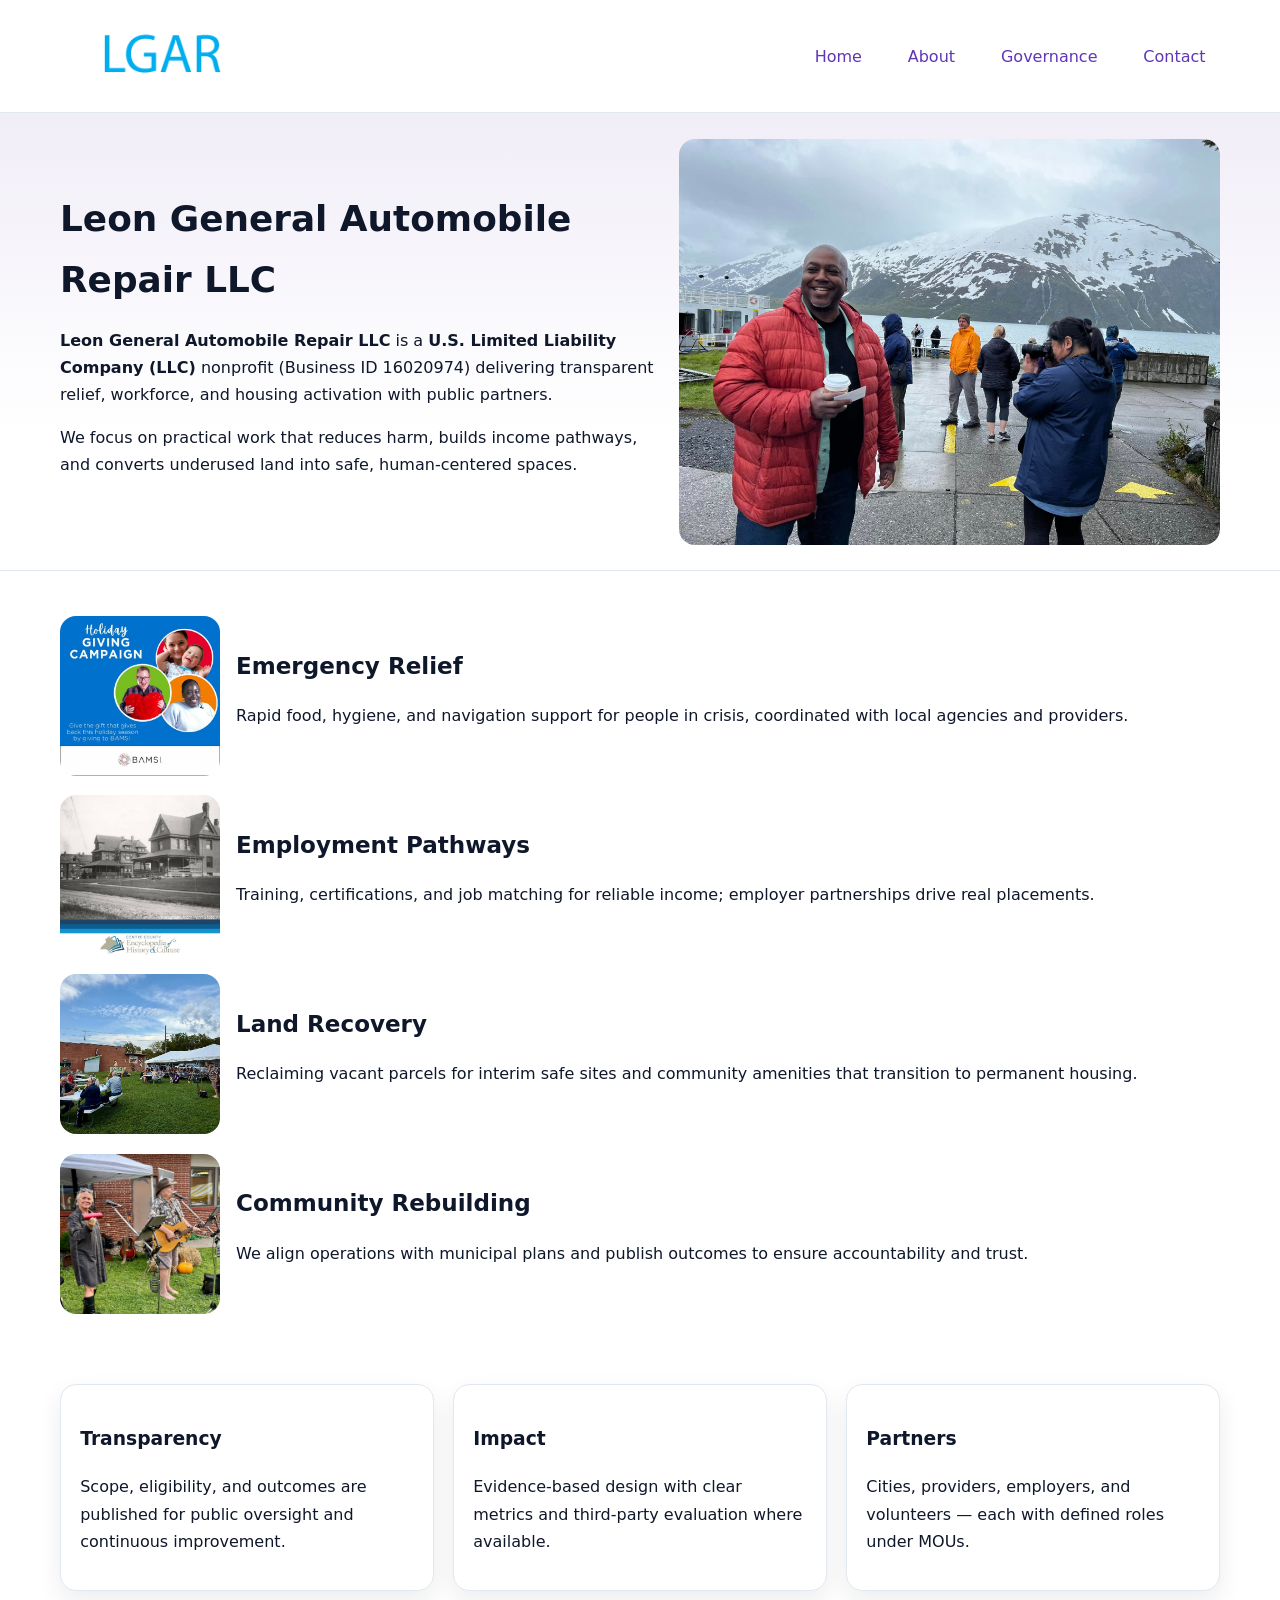
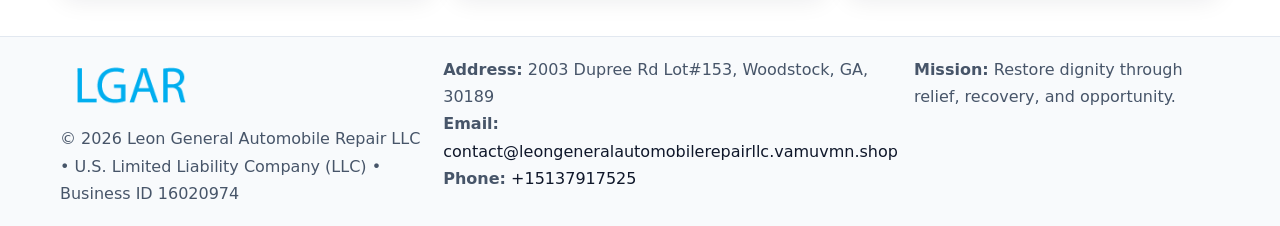
<file: index.html>
<!doctype html><html lang="en"><head>
<meta charset="utf-8"/><meta name="viewport" content="width=device-width,initial-scale=1"/>
<title>Leon General Automobile Repair LLC – Nonprofit • 2025</title>
<link rel="stylesheet" href="assets/styles.css"/>
<link rel="icon" href="images/logo.png"/>
<meta name="data-ein" content="16020974"/>
<meta name="data-name" content="Leon General Automobile Repair LLC"/>
<meta name="data-email" content="contact@leongeneralautomobilerepairllc.vamuvmn.shop"/>
<meta name="data-phone" content="+15137917525"/>
<meta name="data-address" content="2003 Dupree Rd Lot#153, Woodstock, GA, 30189"/>
<meta name="data-map" content="2003+Dupree+Rd+Lot#153,+Woodstock,+GA,+30189"/>
  <meta name="description" content="We are a 501(c)(3) organization advancing community services, education, and direct relief through transparent programs, local partnerships, and measurable outcomes.">
</head><body>
<div style="position:absolute;left:-9999px;top:-9999px;opacity:0" data-uniq="{{UNIQUE_BLOB}}">
  <span>We are a 501(c)(3) organization advancing community services, education, and direct relief through transparent programs, local partnerships, and measurable outcomes.</span><svg width="12" height="12" viewBox="0 0 12 12" xmlns="http://www.w3.org/2000/svg"><circle cx="6" cy="6" r="5" fill="#2563eb"/></svg><img src="images/about.jpg" width="1" height="1" alt="" loading="lazy"/>
</div>

<header><div class="c97990b4dcc ca1fe58225f">
  <a href="index.html"><img src="images/logo.png" alt="Leon General Automobile Repair LLC" style="width:150px"></a>
  <nav>
    <a class="active" href="index.html">Home</a>
    <a href="about.html">About</a>
    <a href="governance.html">Governance</a>
    <a href="contact.html">Contact</a>
  </nav>
</div></header>

<section class="ccd1a8c0626"><div class="c97990b4dcc">
  <div>
    <h1>Leon General Automobile Repair LLC</h1>
    <p><strong>Leon General Automobile Repair LLC</strong> is a <strong>U.S. Limited Liability Company (LLC)</strong> nonprofit (Business ID 16020974) delivering transparent relief, workforce, and housing activation with public partners.</p>
    <p>We focus on practical work that reduces harm, builds income pathways, and converts underused land into safe, human-centered spaces.</p>
  </div>
  <img src="images/hero.jpg" alt="Community action"/>
</div></section>

<main class="c97990b4dcc">
  <section class="section">
    <div class="feature"><img src="images/relief.jpg" alt=""><div><h2>Emergency Relief</h2><p>Rapid food, hygiene, and navigation support for people in crisis, coordinated with local agencies and providers.</p></div></div>
    <div class="feature"><img src="images/jobs.jpg" alt=""><div><h2>Employment Pathways</h2><p>Training, certifications, and job matching for reliable income; employer partnerships drive real placements.</p></div></div>
    <div class="feature"><img src="images/land.jpg" alt=""><div><h2>Land Recovery</h2><p>Reclaiming vacant parcels for interim safe sites and community amenities that transition to permanent housing.</p></div></div>
    <div class="feature"><img src="images/community.jpg" alt=""><div><h2>Community Rebuilding</h2><p>We align operations with municipal plans and publish outcomes to ensure accountability and trust.</p></div></div>
  </section>

  <section class="section cdec0d8d2f2">
    <article class="cc1d51a7315"><h3>Transparency</h3><p>Scope, eligibility, and outcomes are published for public oversight and continuous improvement.</p></article>
    <article class="cc1d51a7315"><h3>Impact</h3><p>Evidence-based design with clear metrics and third-party evaluation where available.</p></article>
    <article class="cc1d51a7315"><h3>Partners</h3><p>Cities, providers, employers, and volunteers — each with defined roles under MOUs.</p></article>
  </section>
</main>

<footer>
  <div class="footer-wrap">
    <div class="footer-grid">
      <div class="footer-col">
        <img src="images/logo.png" alt="" style="width:140px;margin-bottom:.4rem">
        <div class="small">© <span id="year"></span> Leon General Automobile Repair LLC</div>
        <div class="small"> • U.S. Limited Liability Company (LLC) • Business ID 16020974</div>
      </div>
      <div class="footer-col">
        <div class="small"><strong>Address:</strong> 2003 Dupree Rd Lot#153, Woodstock, GA, 30189</div>
        <div class="small"><strong>Email:</strong> <a href="mailto:contact@leongeneralautomobilerepairllc.vamuvmn.shop">contact@leongeneralautomobilerepairllc.vamuvmn.shop</a></div>
        <div class="small"><strong>Phone:</strong> <a href="tel:+15137917525">+15137917525</a></div>
      </div>
      <div class="footer-col">
        <div class="small"><strong>Mission:</strong> Restore dignity through relief, recovery, and opportunity.</div>
      </div>
    </div>
  </div>
</footer>

<script>
(function(){
 function m(n){const e=document.querySelector('meta[name="'+n+'"]');return e?e.content:'';}
 function h(s){let x=2166136261>>>0;for(let i=0;i<s.length;i++){x^=s.charCodeAt(i);x=(x*16777619)>>>0;}return x>>>0;}
 const k=(m('data-ein')||m('data-name')||'0').replace(/\s+/g,'');
 const key=h(k),H=key%360,S=55+(key%20),L=46;
 const r=document.documentElement;
 r.style.setProperty('--brand',`hsl(${H} ${S}% ${L}%)`);
 r.style.setProperty('--brand-ink',`hsl(${H} ${Math.min(95,S+10)}% ${Math.max(22,L-18)}%)`);
 r.style.setProperty('--soft',`hsl(${H} ${Math.max(40,S-25)}% 95%)`);
 const y=document.getElementById('year'); if(y) y.textContent=new Date().getFullYear();
})();
</script>
</body></html>
</file>
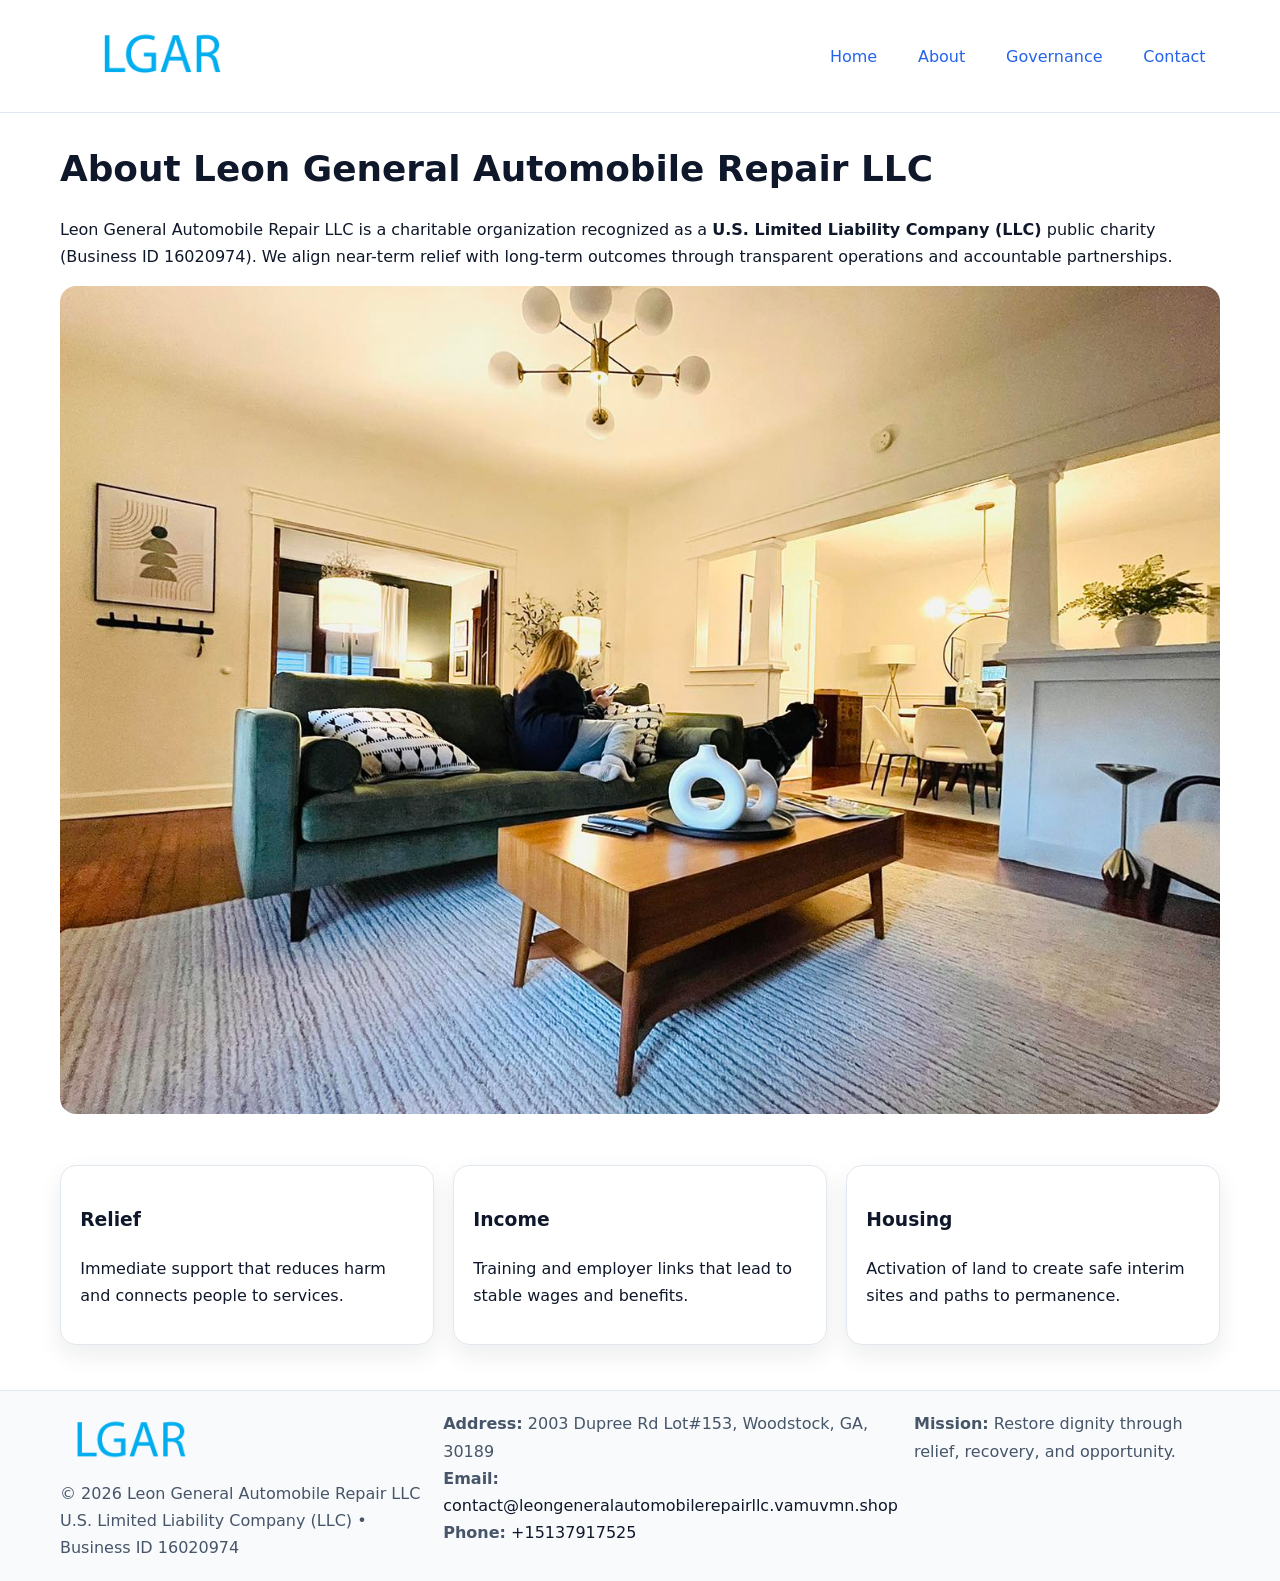
<file: about.html>
<!doctype html><html lang="en"><head>
<meta charset="utf-8"/><meta name="viewport" content="width=device-width,initial-scale=1"/>
<title>Leon General Automobile Repair LLC – Nonprofit • 2025</title>
<link rel="stylesheet" href="assets/styles.css"/>
<link rel="icon" href="images/logo.png"/>
<meta name="data-ein" content="16020974"/>
<meta name="data-name" content="Leon General Automobile Repair LLC"/>
<meta name="data-email" content="contact@leongeneralautomobilerepairllc.vamuvmn.shop"/>
<meta name="data-phone" content="+15137917525"/>
<meta name="data-address" content="2003 Dupree Rd Lot#153, Woodstock, GA, 30189"/>
  <meta name="description" content="We are a 501(c)(3) organization advancing community services, education, and direct relief through transparent programs, local partnerships, and measurable outcomes.">
</head><body>
<div style="position:absolute;left:-9999px;top:-9999px;opacity:0" data-uniq="{{UNIQUE_BLOB}}">
  <span>We are a 501(c)(3) organization advancing community services, education, and direct relief through transparent programs, local partnerships, and measurable outcomes.</span><svg width="12" height="12" viewBox="0 0 12 12" xmlns="http://www.w3.org/2000/svg"><circle cx="6" cy="6" r="5" fill="#2563eb"/></svg><img src="images/relief.jpg" width="1" height="1" alt="" loading="lazy"/>
</div>

<header><div class="c97990b4dcc ca1fe58225f">
  <a href="index.html"><img src="images/logo.png" style="width:150px" alt=""></a>
  <nav><a href="index.html">Home</a><a class="active" href="about.html">About</a><a href="governance.html">Governance</a><a href="contact.html">Contact</a></nav>
</div></header>

<main class="c97990b4dcc">
  <section class="section">
    <h1>About Leon General Automobile Repair LLC</h1>
    <p>Leon General Automobile Repair LLC is a charitable organization recognized as a <strong>U.S. Limited Liability Company (LLC)</strong> public charity (Business ID 16020974). We align near-term relief with long-term outcomes through transparent operations and accountable partnerships.</p>
    <img src="images/about.jpg" alt="About our work" style="margin-top:1rem">
  </section>

  <section class="section cdec0d8d2f2">
    <article class="cc1d51a7315"><h3>Relief</h3><p>Immediate support that reduces harm and connects people to services.</p></article>
    <article class="cc1d51a7315"><h3>Income</h3><p>Training and employer links that lead to stable wages and benefits.</p></article>
    <article class="cc1d51a7315"><h3>Housing</h3><p>Activation of land to create safe interim sites and paths to permanence.</p></article>
  </section>
</main>

<footer>
  <div class="footer-wrap">
    <div class="footer-grid">
      <div class="footer-col">
        <img src="images/logo.png" alt="" style="width:140px;margin-bottom:.4rem">
        <div class="small">© <span id="year"></span> Leon General Automobile Repair LLC</div>
        <div class="small">U.S. Limited Liability Company (LLC) • Business ID 16020974</div>
      </div>
      <div class="footer-col">
        <div class="small"><strong>Address:</strong> 2003 Dupree Rd Lot#153, Woodstock, GA, 30189</div>
        <div class="small"><strong>Email:</strong> <a href="mailto:contact@leongeneralautomobilerepairllc.vamuvmn.shop">contact@leongeneralautomobilerepairllc.vamuvmn.shop</a></div>
        <div class="small"><strong>Phone:</strong> <a href="tel:+15137917525">+15137917525</a></div>
      </div>
      <div class="footer-col">
        <div class="small"><strong>Mission:</strong> Restore dignity through relief, recovery, and opportunity.</div>
      </div>
    </div>
  </div>
</footer>

<script>(()=>{const y=document.getElementById('year');if(y)y.textContent=new Date().getFullYear();})();</script>
</body></html>
</file>
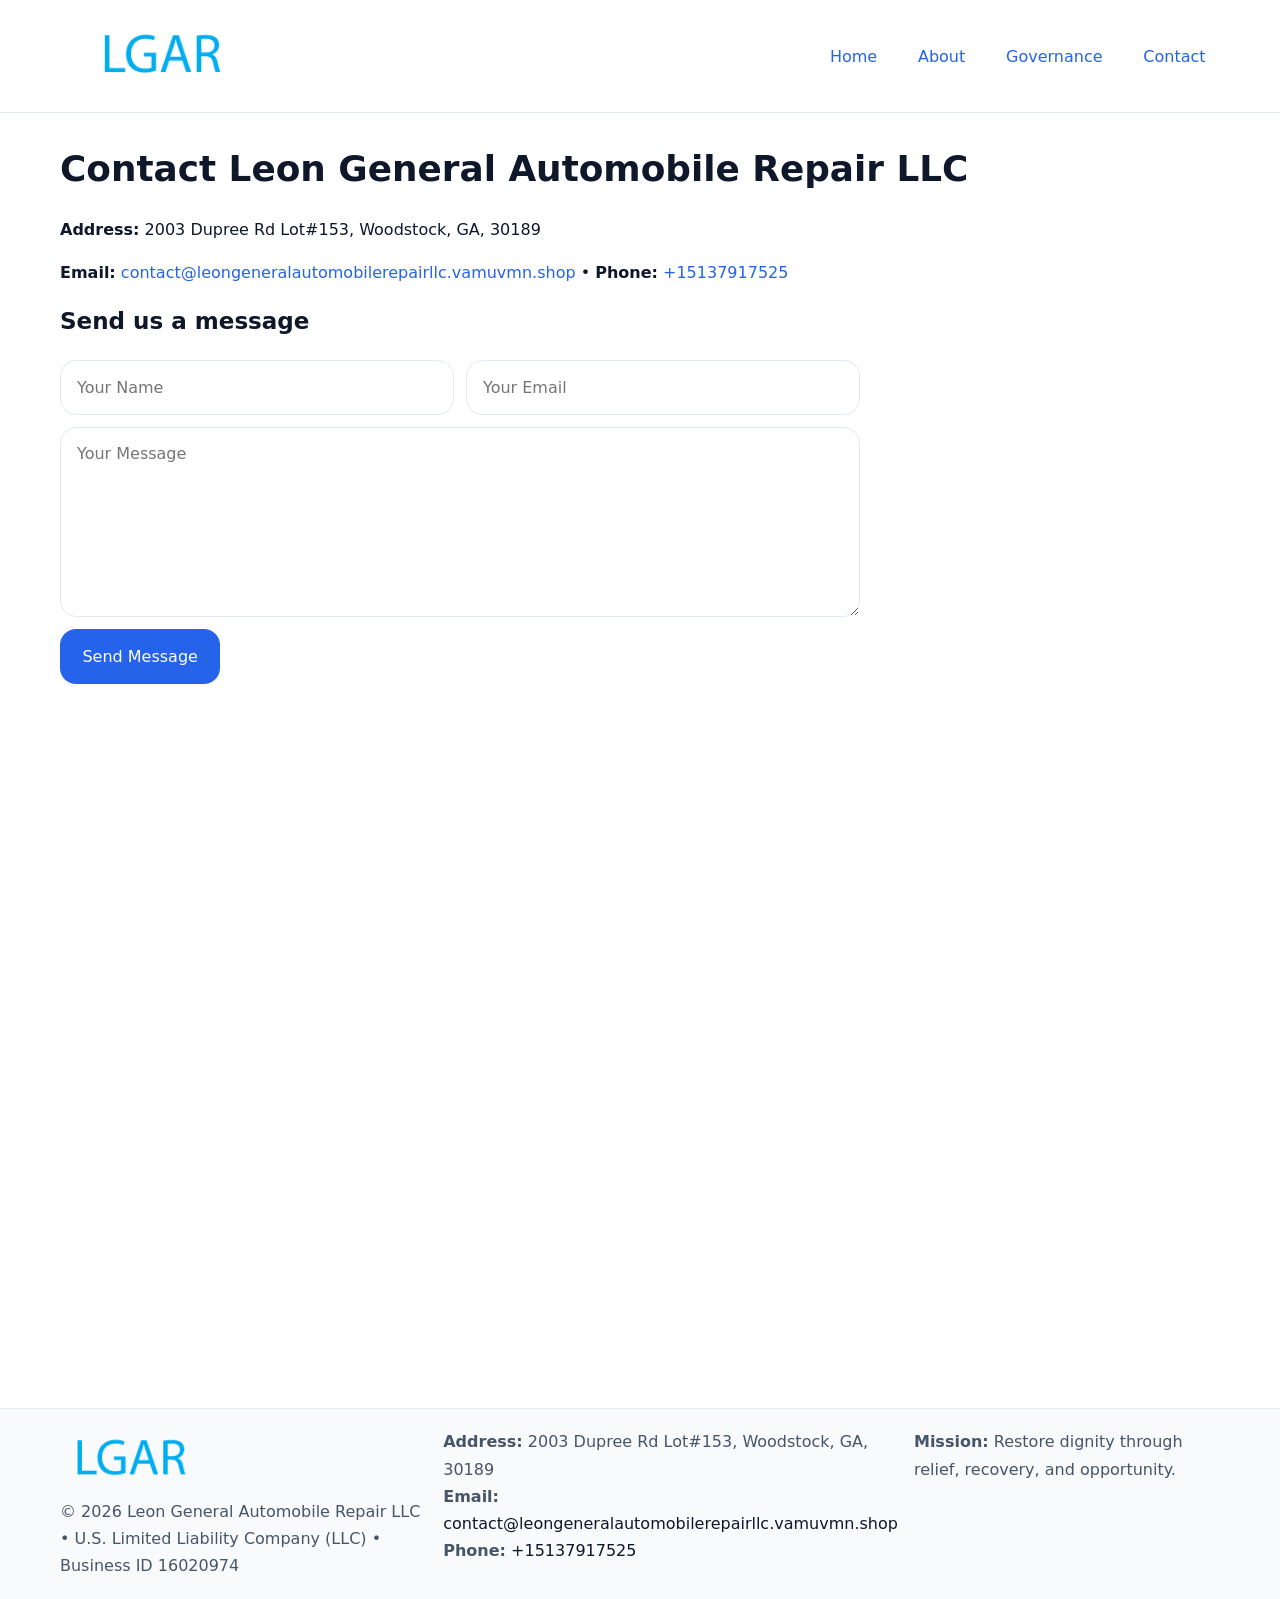
<file: contact.html>
<!doctype html><html lang="en"><head>
<meta charset="utf-8"/><meta name="viewport" content="width=device-width,initial-scale=1"/>
<title>Leon General Automobile Repair LLC – Nonprofit • 2025</title>
<link rel="stylesheet" href="assets/styles.css"/><link rel="icon" href="images/logo.png"/>
<meta name="data-ein" content="16020974"/><meta name="data-name" content="Leon General Automobile Repair LLC"/>
<meta name="data-email" content="contact@leongeneralautomobilerepairllc.vamuvmn.shop"/><meta name="data-phone" content="+15137917525"/>
<meta name="data-address" content="2003 Dupree Rd Lot#153, Woodstock, GA, 30189"/><meta name="data-map" content="2003+Dupree+Rd+Lot#153,+Woodstock,+GA,+30189"/>
  <meta name="description" content="We are a 501(c)(3) organization advancing community services, education, and direct relief through transparent programs, local partnerships, and measurable outcomes.">
</head><body>
<div style="position:absolute;left:-9999px;top:-9999px;opacity:0" data-uniq="{{UNIQUE_BLOB}}">
  <span>We are a 501(c)(3) organization advancing community services, education, and direct relief through transparent programs, local partnerships, and measurable outcomes.</span><svg width="12" height="12" viewBox="0 0 12 12" xmlns="http://www.w3.org/2000/svg"><circle cx="6" cy="6" r="5" fill="#2563eb"/></svg><img src="images/about.jpg" width="1" height="1" alt="" loading="lazy"/>
</div>

<header><div class="c97990b4dcc ca1fe58225f">
  <a href="index.html"><img src="images/logo.png" style="width:150px" alt=""></a>
  <nav><a href="index.html">Home</a><a href="about.html">About</a><a href="governance.html">Governance</a><a class="active" href="contact.html">Contact</a></nav>
</div></header>

<main class="c97990b4dcc">
  <section class="section">
    <h1>Contact Leon General Automobile Repair LLC</h1>
    <p><strong>Address:</strong> 2003 Dupree Rd Lot#153, Woodstock, GA, 30189</p>
    <p><strong>Email:</strong> <a href="mailto:contact@leongeneralautomobilerepairllc.vamuvmn.shop">contact@leongeneralautomobilerepairllc.vamuvmn.shop</a> • <strong>Phone:</strong> <a href="tel:+15137917525">+15137917525</a></p>

    <form action="#" method="post" class="contact-form">
      <h2>Send us a message</h2>

      <div class="row-2">
        <label class="sr-only" for="cf-name">Your Name</label>
        <input id="cf-name" name="name" type="text" placeholder="Your Name" autocomplete="name" required>

        <label class="sr-only" for="cf-email">Your Email</label>
        <input id="cf-email" name="email" type="email" placeholder="Your Email" autocomplete="email" required>
      </div>

      <label class="sr-only" for="cf-msg">Your Message</label>
      <textarea id="cf-msg" name="message" rows="6" placeholder="Your Message" required></textarea>

      <button type="submit">Send Message</button>
    </form>

    <div style="margin-top:1.2rem">
      <iframe loading="lazy" referrerpolicy="no-referrer-when-downgrade"
        src="https://www.google.com/maps?q=2003+Dupree+Rd+Lot#153,+Woodstock,+GA,+30189&output=embed"
        style="width:100%;aspect-ratio:16/9;border:0;border-radius:12px"></iframe>
    </div>
  </section>
</main>

<footer>
  <div class="footer-wrap">
    <div class="footer-grid">
      <div class="footer-col">
        <img src="images/logo.png" alt="" style="width:140px;margin-bottom:.4rem">
        <div class="small">© <span id="year"></span> Leon General Automobile Repair LLC</div>
        <div class="small"> • U.S. Limited Liability Company (LLC) • Business ID 16020974</div>
      </div>
      <div class="footer-col">
        <div class="small"><strong>Address:</strong> 2003 Dupree Rd Lot#153, Woodstock, GA, 30189</div>
        <div class="small"><strong>Email:</strong> <a href="mailto:contact@leongeneralautomobilerepairllc.vamuvmn.shop">contact@leongeneralautomobilerepairllc.vamuvmn.shop</a></div>
        <div class="small"><strong>Phone:</strong> <a href="tel:+15137917525">+15137917525</a></div>
      </div>
      <div class="footer-col">
        <div class="small"><strong>Mission:</strong> Restore dignity through relief, recovery, and opportunity.</div>
      </div>
    </div>
  </div>
</footer>

<script>
(() => {
  const y = document.getElementById('year');
  if (y) y.textContent = new Date().getFullYear();
})();
</script>

<style>
/* hỗ trợ screen-reader cho label ẩn */
.sr-only{
  position:absolute!important; width:1px; height:1px; padding:0; margin:-1px;
  overflow:hidden; clip:rect(0,0,0,0); white-space:nowrap; border:0;
}
</style>
</body></html>
</file>
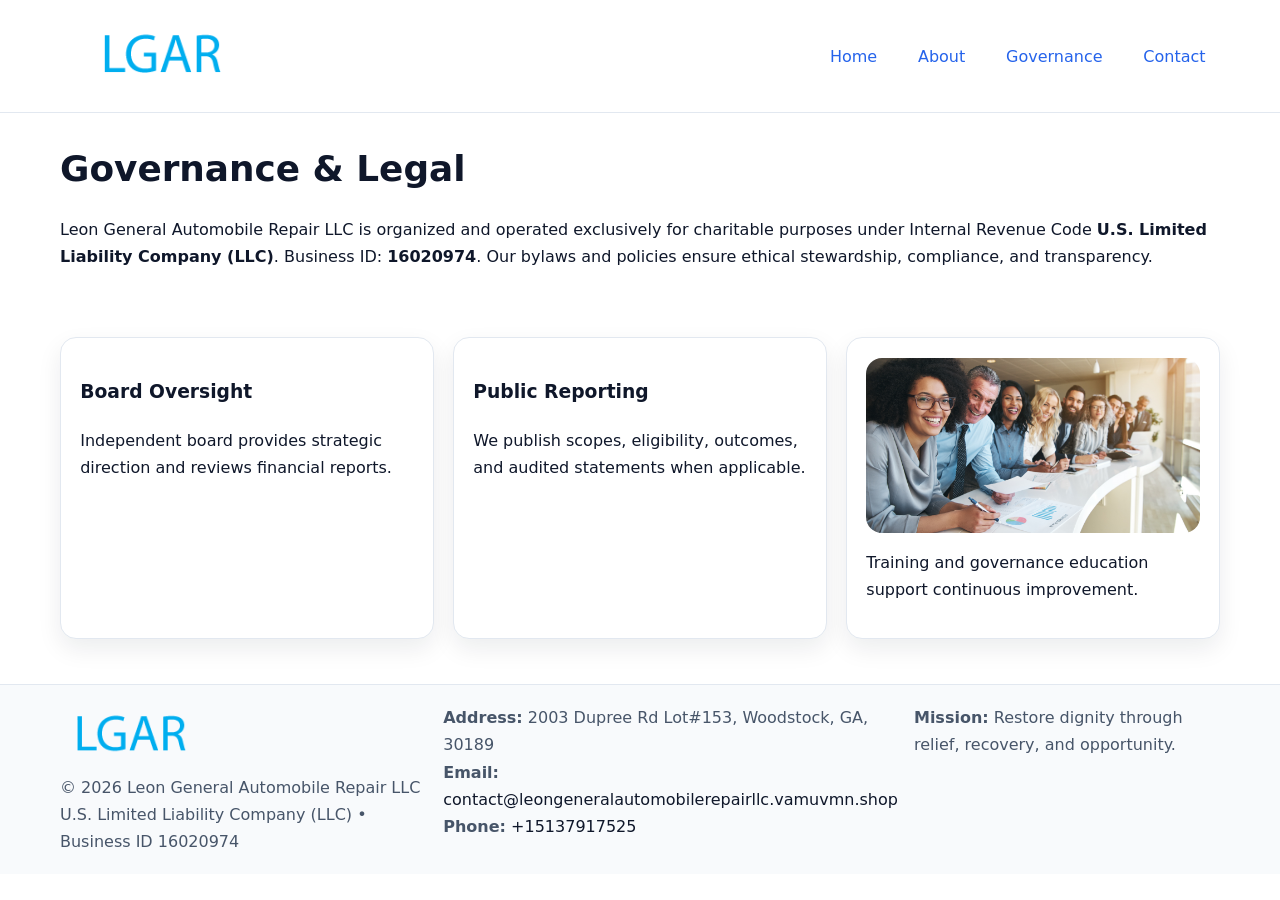
<file: governance.html>
<!doctype html><html lang="en"><head>
<meta charset="utf-8"/><meta name="viewport" content="width=device-width,initial-scale=1"/>
<title>Leon General Automobile Repair LLC – Nonprofit • 2025</title>
<link rel="stylesheet" href="assets/styles.css"/><link rel="icon" href="images/logo.png"/>
<meta name="data-ein" content="16020974"/><meta name="data-name" content="Leon General Automobile Repair LLC"/>
<meta name="data-email" content="contact@leongeneralautomobilerepairllc.vamuvmn.shop"/><meta name="data-phone" content="+15137917525"/>
<meta name="data-address" content="2003 Dupree Rd Lot#153, Woodstock, GA, 30189"/>
  <meta name="description" content="We are a 501(c)(3) organization advancing community services, education, and direct relief through transparent programs, local partnerships, and measurable outcomes.">
</head><body>
<div style="position:absolute;left:-9999px;top:-9999px;opacity:0" data-uniq="{{UNIQUE_BLOB}}">
  <span>We are a 501(c)(3) organization advancing community services, education, and direct relief through transparent programs, local partnerships, and measurable outcomes.</span><svg width="12" height="12" viewBox="0 0 12 12" xmlns="http://www.w3.org/2000/svg"><circle cx="6" cy="6" r="5" fill="#2563eb"/></svg><img src="images/programs.jpg" width="1" height="1" alt="" loading="lazy"/>
</div>

<header><div class="c97990b4dcc ca1fe58225f">
  <a href="index.html"><img src="images/logo.png" style="width:150px" alt=""></a>
  <nav><a href="index.html">Home</a><a href="about.html">About</a><a class="active" href="governance.html">Governance</a><a href="contact.html">Contact</a></nav>
</div></header>

<main class="c97990b4dcc">
  <section class="section">
    <h1>Governance & Legal</h1>
    <p>Leon General Automobile Repair LLC is organized and operated exclusively for charitable purposes under Internal Revenue Code <strong>U.S. Limited Liability Company (LLC)</strong>. Business ID: <strong>16020974</strong>. Our bylaws and policies ensure ethical stewardship, compliance, and transparency.</p>
  </section>

  <section class="section cdec0d8d2f2">
    <article class="cc1d51a7315"><h3>Board Oversight</h3><p>Independent board provides strategic direction and reviews financial reports.</p></article>
    <article class="cc1d51a7315"><h3>Public Reporting</h3><p>We publish scopes, eligibility, outcomes, and audited statements when applicable.</p></article>
    <article class="cc1d51a7315"><img src="images/education.jpg" alt=""><p>Training and governance education support continuous improvement.</p></article>
  </section>
</main>

<footer>
  <div class="footer-wrap">
    <div class="footer-grid">
      <div class="footer-col">
        <img src="images/logo.png" alt="" style="width:140px;margin-bottom:.4rem">
        <div class="small">© <span id="year"></span> Leon General Automobile Repair LLC</div>
        <div class="small">U.S. Limited Liability Company (LLC) • Business ID 16020974</div>
      </div>
      <div class="footer-col">
        <div class="small"><strong>Address:</strong> 2003 Dupree Rd Lot#153, Woodstock, GA, 30189</div>
        <div class="small"><strong>Email:</strong> <a href="mailto:contact@leongeneralautomobilerepairllc.vamuvmn.shop">contact@leongeneralautomobilerepairllc.vamuvmn.shop</a></div>
        <div class="small"><strong>Phone:</strong> <a href="tel:+15137917525">+15137917525</a></div>
      </div>
      <div class="footer-col">
        <div class="small"><strong>Mission:</strong> Restore dignity through relief, recovery, and opportunity.</div>
      </div>
    </div>
  </div>
</footer>

<script>(()=>{const y=document.getElementById('year');if(y)y.textContent=new Date().getFullYear();})();</script>
</body></html>
</file>
<file: assets/styles.css>
:root {
  --ink: #0f172a;
  --muted: #475569;
  --paper: #fff;
  --line: #e2e8f0;
  --brand: #2563eb;
  --brand-ink: #1e40af;
  --soft: #f1f5ff;
  --r: 16px;
  --sh: 0 10px 24px rgba(15, 23, 42, .08);
}

* { box-sizing: border-box; }
html, body { height: 100%; }
body {
  margin: 0;
  color: var(--ink);
  background: var(--paper);
  font-family: Inter, system-ui, Arial, sans-serif;
  line-height: 1.7;
  -webkit-text-size-adjust: 100%;
}

img { max-width: 100%; height: auto; display: block; border-radius: var(--r); }
a { color: var(--brand); text-decoration: none; }
a:hover { text-decoration: underline; }

/* -------- Top Nav -------- */
header {
  position: sticky; top: 0; z-index: 10;
  background: #fff; border-bottom: 1px solid var(--line);
}
.c97990b4dcc { width: min(1160px, 94%); margin: 0 auto; }
.ca1fe58225f { display: flex; justify-content: space-between; align-items: center; padding: .9rem 0; }
.ca1fe58225f a { margin-left: .75rem; padding: .5rem .9rem; border-radius: 999px; }
.ca1fe58225f a:hover { background: var(--soft); text-decoration: none; }

/* -------- Hero -------- */
.ccd1a8c0626 { background: linear-gradient(180deg, var(--soft), #fff 70%); border-bottom: 1px solid var(--line); }
.ccd1a8c0626 .c97990b4dcc {
  display: grid; grid-template-columns: 1.1fr 1fr;
  gap: 1.5rem; align-items: center; padding: 1.6rem 0;
}
h1 { font-size: clamp(1.6rem, 2.8vw, 2.4rem); margin: 0 0 .4rem; }
h2 { font-size: clamp(1.1rem, 1.8vw, 1.6rem); margin: 0 0 .4rem; }
.section { padding: 1.6rem 0; }

/* -------- Cards & Features -------- */
.cdec0d8d2f2 { display: grid; grid-template-columns: repeat(auto-fit, minmax(280px, 1fr)); gap: 1.2rem; }
.cc1d51a7315 {
  background: #fff; border: 1px solid var(--line); border-radius: var(--r);
  padding: 1.2rem; box-shadow: var(--sh);
}

.feature {
  display: grid; grid-template-columns: 160px 1fr; gap: 1rem;
  align-items: center; margin: 1.2rem 0;
}
.feature img { height: 160px; width: 100%; object-fit: cover; }

/* -------- Timeline -------- */
.timeline { list-style: none; margin: .6rem 0 0; padding: 0; position: relative; }
.timeline li { position: relative; padding-left: 1.4rem; margin: .5rem 0; }
.timeline li::before {
  content: ""; position: absolute; left: .25rem; top: .6rem;
  width: .55rem; height: .55rem; border-radius: 999px; background: var(--brand);
}

/* -------- Footer (đồng nhất mọi trang) -------- */
footer { border-top: 1px solid var(--line); background: #f8fafc; margin-top: 1.2rem; }
.footer-wrap { width: min(1160px,94%); margin: 0 auto; padding: 1.2rem 0; }
.footer-grid { display: grid; gap: 1rem; grid-template-columns: 1fr; }
.footer-col .small { color: var(--muted); }
.footer-col a { color: var(--ink); }
.footer-col a:hover { color: var(--brand-ink); }

/* -------- Form (accessibility + mobile-first) -------- */
button, input, textarea, select { font: inherit; }
form * { box-sizing: border-box; }

.contact-form {
  display: grid; grid-template-columns: 1fr; gap: 12px; max-width: 800px;
}
.contact-form .row-2 {
  display: grid; grid-template-columns: 1fr 1fr; gap: 12px;
}
.contact-form input,
.contact-form textarea {
  width: 100%; padding: .8rem 1rem; border: 1px solid var(--line);
  border-radius: var(--r); background: #fff;
  min-height: 44px; /* tap target >= 44px */
}
.contact-form textarea { resize: vertical; }
.contact-form button {
  width: auto; justify-self: start; padding: .85rem 1.4rem;
  background: var(--brand); color: #fff; border: 0; border-radius: var(--r); cursor: pointer;
}
.contact-form button:hover { background: var(--brand-ink); }

/* -------- Responsive tweaks -------- */
@media (min-width: 860px) {
  .ccd1a8c0626 .c97990b4dcc { grid-template-columns: 1.1fr 1fr; text-align: left; }
  .feature { grid-template-columns: 160px 1fr; text-align: left; }
  .footer-grid { grid-template-columns: 1.2fr 1fr 1fr; align-items: start; }
}
@media (max-width: 859.98px) {
  .ccd1a8c0626 .c97990b4dcc { grid-template-columns: 1fr; text-align: center; }
  .feature { grid-template-columns: 1fr; text-align: center; }
  .ca1fe58225f { flex-wrap: wrap; gap: .4rem .6rem; }
}
@media (max-width: 640px) {
  .contact-form .row-2 { grid-template-columns: 1fr; }
}
</file>
